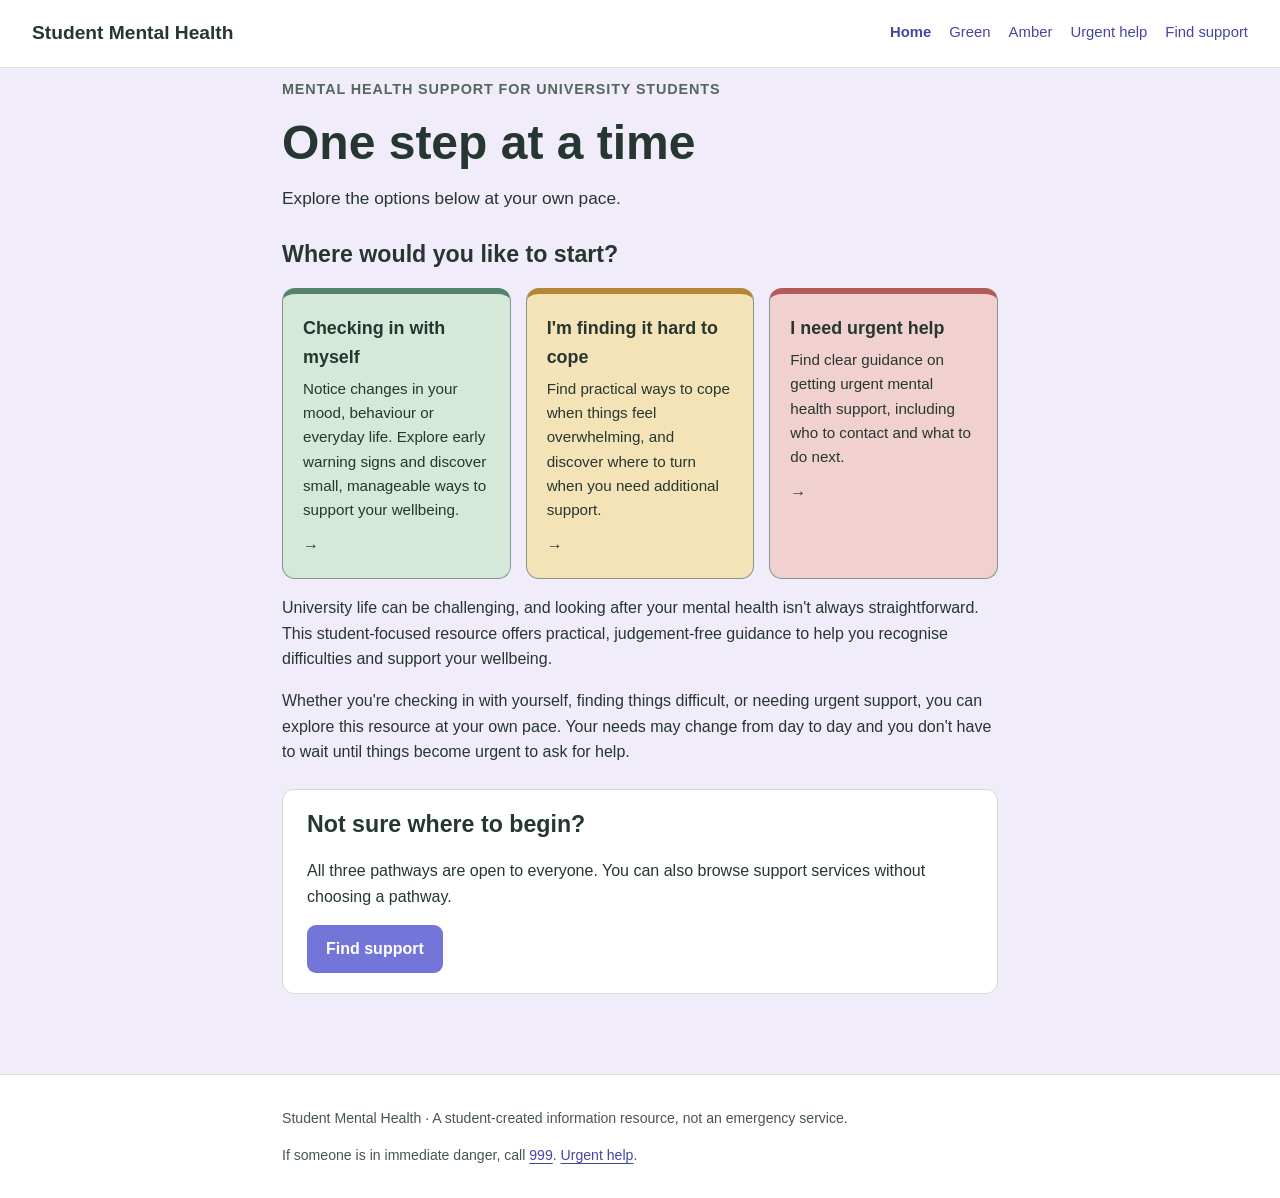
<file: index.html>
<!doctype html>
<html lang="en-GB">

<head>
    <meta charset="utf-8">
    <meta name="viewport" content="width=device-width,initial-scale=1">
    <meta name="description" content="Mental health support for university students">
    <title>Student Mental Health</title>
    <link rel="stylesheet" href="style.css">
</head>

<body><a class="skip" href="#main">Skip to content</a>
    <header>
        <div class="wrap head"><a class="brand" href="index.html">Student Mental Health</a>
            <nav aria-label="Main navigation"><a href="index.html" aria-current="page">Home</a><a
                    href="green.html">Green</a><a href="amber.html">Amber</a><a href="red.html">Urgent help</a><a
                    href="support.html">Find support</a></nav>
        </div>
    </header>
    <main id="main" class="wrap homepage">
        <section class="hero">
            <p class="eyebrow">Mental health support for university students</p>
            <h1>One step at a time</h1>  

<p> Explore the options below at your own pace.
    </p>

        </section>
        <section aria-labelledby="choose">
            <h2 id="choose">Where would you like to start?</h2>
            <div class="pathways"><a class="path green" href="green.html"><span><strong>Checking in with myself</strong>
<small>
    Notice changes in your mood, behaviour or
    everyday life. Explore early warning signs
    and discover small, manageable ways to
    support your wellbeing.
</small>
</span><span
                        aria-hidden="true">→</span></a><a class="path amber" href="amber.html"><span><strong>I'm finding it hard to cope</strong>
<small>
    Find practical ways to cope when things feel
    overwhelming, and discover where to turn
    when you need additional support.
</small>
</span><span
                        aria-hidden="true">→</span></a><a class="path red" href="red.html"><span><strong>I need urgent help</strong>
<small>
    Find clear guidance on getting urgent mental
    health support, including who to contact
    and what to do next.
</small>
</span><span aria-hidden="true">→</span></a></div>
        </section>


<p>
    University life can be challenging, and looking after
    your mental health isn't always straightforward.
    This student-focused resource offers practical,
    judgement-free guidance to help you recognise
    difficulties and support your wellbeing.
</p>

<p>
    Whether you're checking in with yourself, finding
    things difficult, or needing urgent support, you
    can explore this resource at your own pace.
    Your needs may change from day to day and you
    don't have to wait until things become urgent
    to ask for help.
</p>


        <section class="panel">
            <h2>Not sure where to begin?</h2>
            <p>All three pathways are open to everyone. You can also browse support services without choosing a pathway.
            </p><a class="button" href="support.html">Find support</a>
        </section>
    </main>
    <footer>
        <div class="wrap">
            <p>Student Mental Health · A student-created information resource, not an emergency service.</p>
            <p>If someone is in immediate danger, call <a href="tel:999">999</a>. <a href="red.html">Urgent help</a>.
            </p>
        </div>
    </footer>
</body>

</html>
</file>
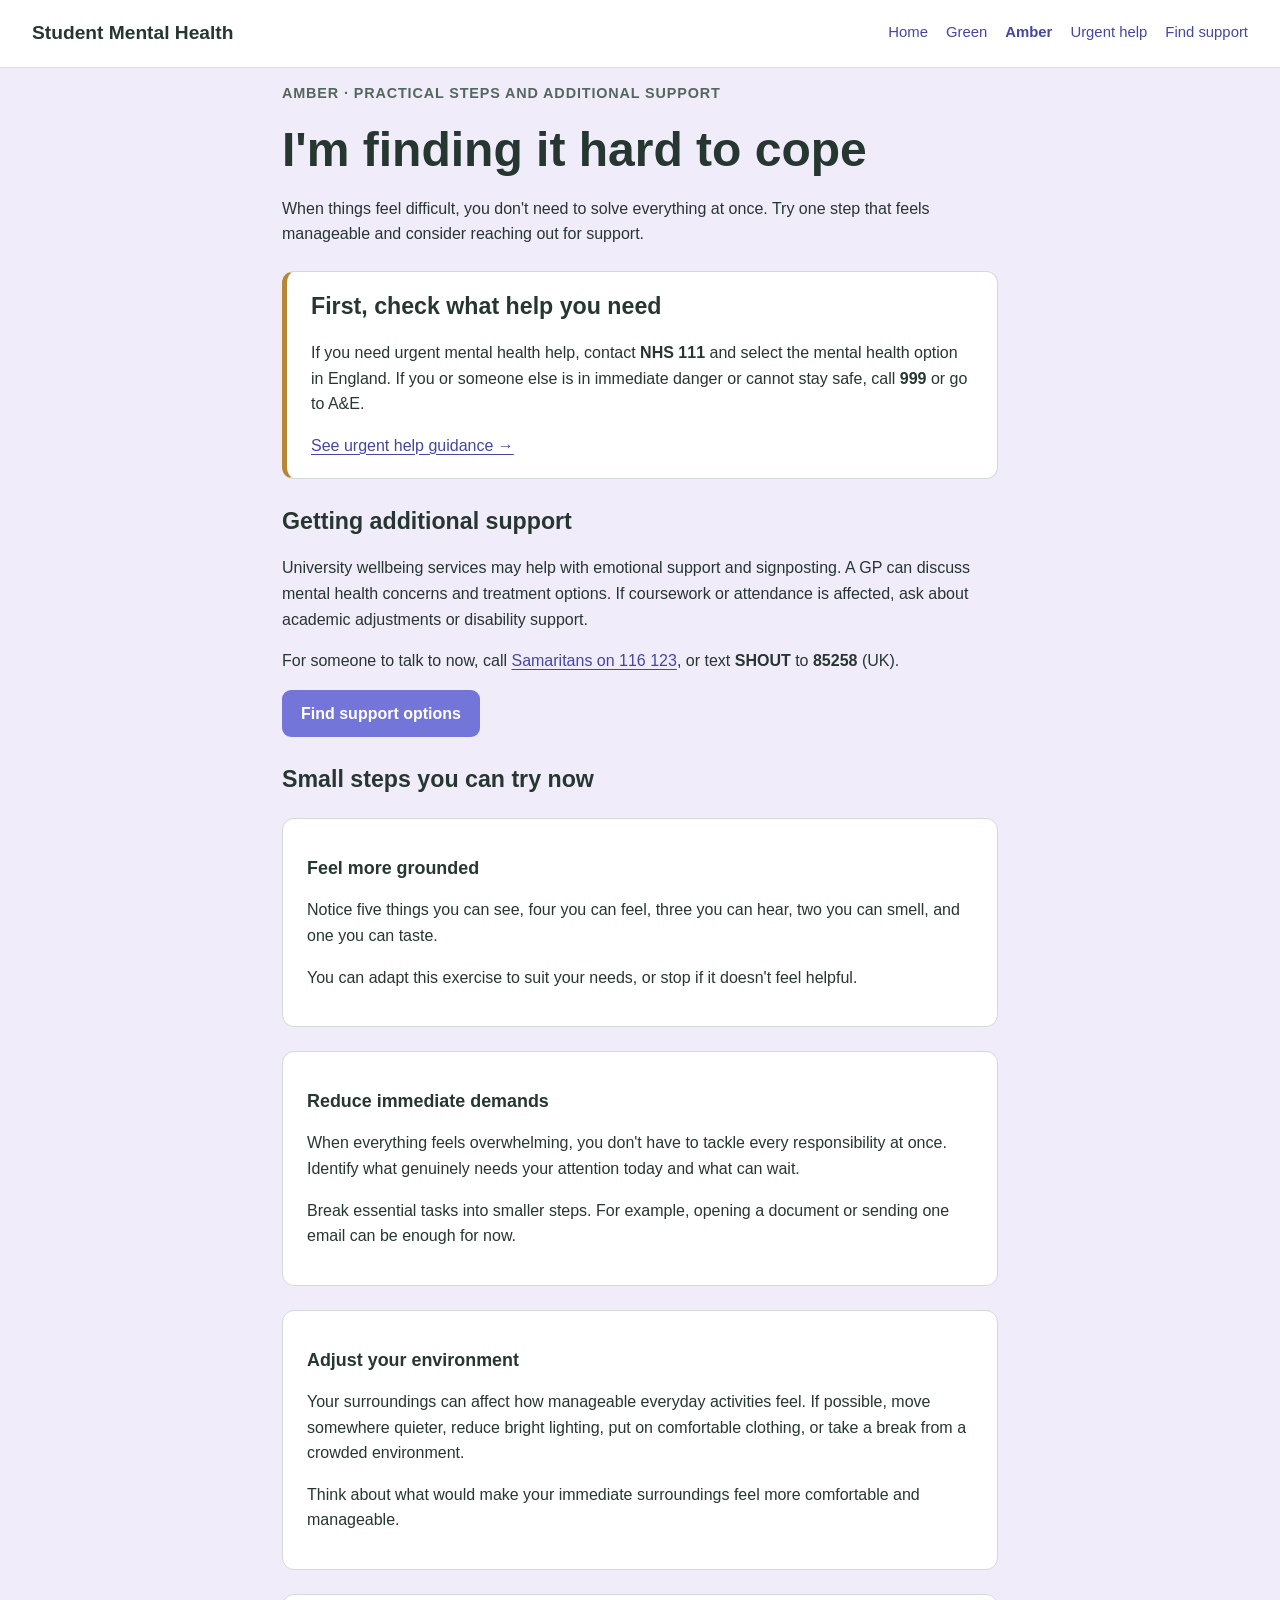
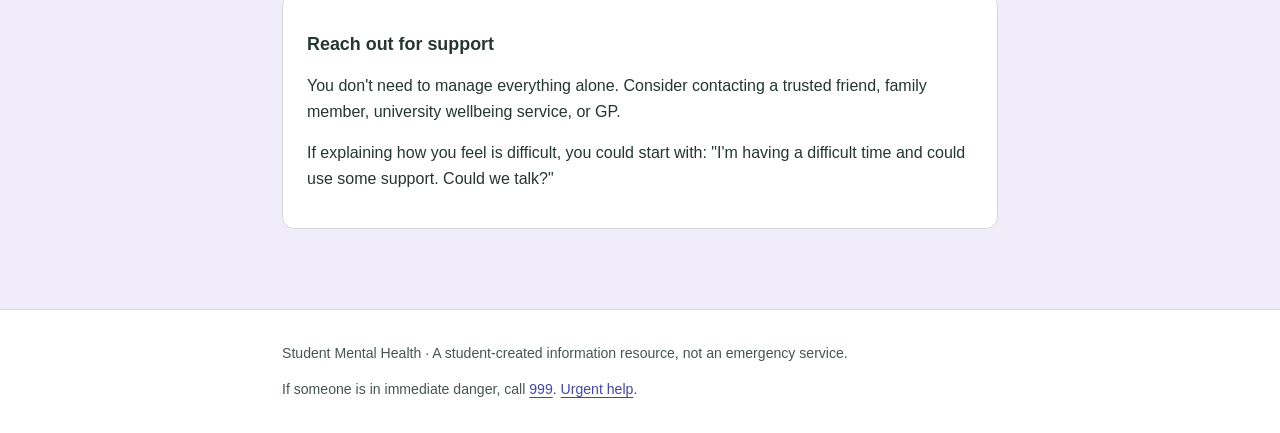
<file: amber.html>
<!doctype html>
<html lang="en-GB">

<head>
    <meta charset="utf-8">
    <meta name="viewport" content="width=device-width,initial-scale=1">
    <title>I'm finding it hard to cope | Student Mental Health</title>
    <link rel="stylesheet" href="style.css">
</head>

<body><a class="skip" href="#main">Skip to content</a>
    <header>
        <div class="wrap head"><a class="brand" href="index.html">Student Mental Health</a>
            <nav aria-label="Main navigation"><a href="index.html">Home</a><a href="green.html">Green</a><a
                    href="amber.html" aria-current="page">Amber</a><a href="red.html">Urgent help</a><a
                    href="support.html">Find support</a></nav>
        </div>
    </header>
    <main class="wrap" id="main">
        <p class="eyebrow">Amber · Practical steps and additional support</p>
        <h1>I'm finding it hard to cope</h1>
        <p>When things feel difficult, you don't need to solve everything at once. Try one step that feels manageable
            and consider reaching out for support.</p>
        <section class="panel notice">
            <h2>First, check what help you need</h2>
            <p>If you need urgent mental health help, contact <strong>NHS 111</strong> and select the mental health
                option in England. If you or someone else is in immediate danger or cannot stay safe, call
                <strong>999</strong> or go to A&amp;E.</p><a href="red.html">See urgent help guidance →</a>
        </section>
<section>
            <h2>Getting additional support</h2>
            <p>University wellbeing services may help with emotional support and signposting. A GP can discuss mental
                health concerns and treatment options. If coursework or attendance is affected, ask about academic
                adjustments or disability support.</p>
            <p>For someone to talk to now, call <a href="tel:116123">Samaritans on 116 123</a>, or text
                <strong>SHOUT</strong> to <strong>85258</strong> (UK).</p><a class="button" href="support.html">Find
                support options</a>
        </section>

        <section>
            <h2>Small steps you can try now</h2>
            
<div class="info">
    <h3>Feel more grounded</h3>
    <p>
        Notice five things
        you can see, four you can feel, three you can hear,
        two you can smell, and one you can taste.
    </p>
    <p>
        You can adapt this exercise to suit your needs,
        or stop if it doesn't feel helpful.
    </p>
</div>

<div class="info">
    <h3>Reduce immediate demands</h3>
    <p>
        When everything feels overwhelming, you don't
        have to tackle every responsibility at once.
        Identify what genuinely needs your attention
        today and what can wait.
    </p>
    <p>
        Break essential tasks into smaller steps.
        For example, opening a document or sending
        one email can be enough for now.
    </p>
</div>

<div class="info">
    <h3>Adjust your environment</h3>
    <p>
        Your surroundings can affect how manageable
        everyday activities feel. If possible, move
        somewhere quieter, reduce bright lighting,
        put on comfortable clothing, or take a break
        from a crowded environment.
    </p>
    <p>
        Think about what would make your immediate
        surroundings feel more comfortable and
        manageable.
    </p>
</div>

<div class="info">
    <h3>Reach out for support</h3>
    <p>
        You don't need to manage everything alone.
        Consider contacting a trusted friend,
        family member, university wellbeing service,
        or GP.
    </p>
    <p>
        If explaining how you feel is difficult,
        you could start with:
        "I'm having a difficult time and could
        use some support. Could we talk?"
    </p>
</div>


</div>

        </section>
        
    </main>
    <footer>
        <div class="wrap">
            <p>Student Mental Health · A student-created information resource, not an emergency service.</p>
            <p>If someone is in immediate danger, call <a href="tel:999">999</a>. <a href="red.html">Urgent help</a>.
            </p>
        </div>
    </footer>
</body>

</html>
</file>
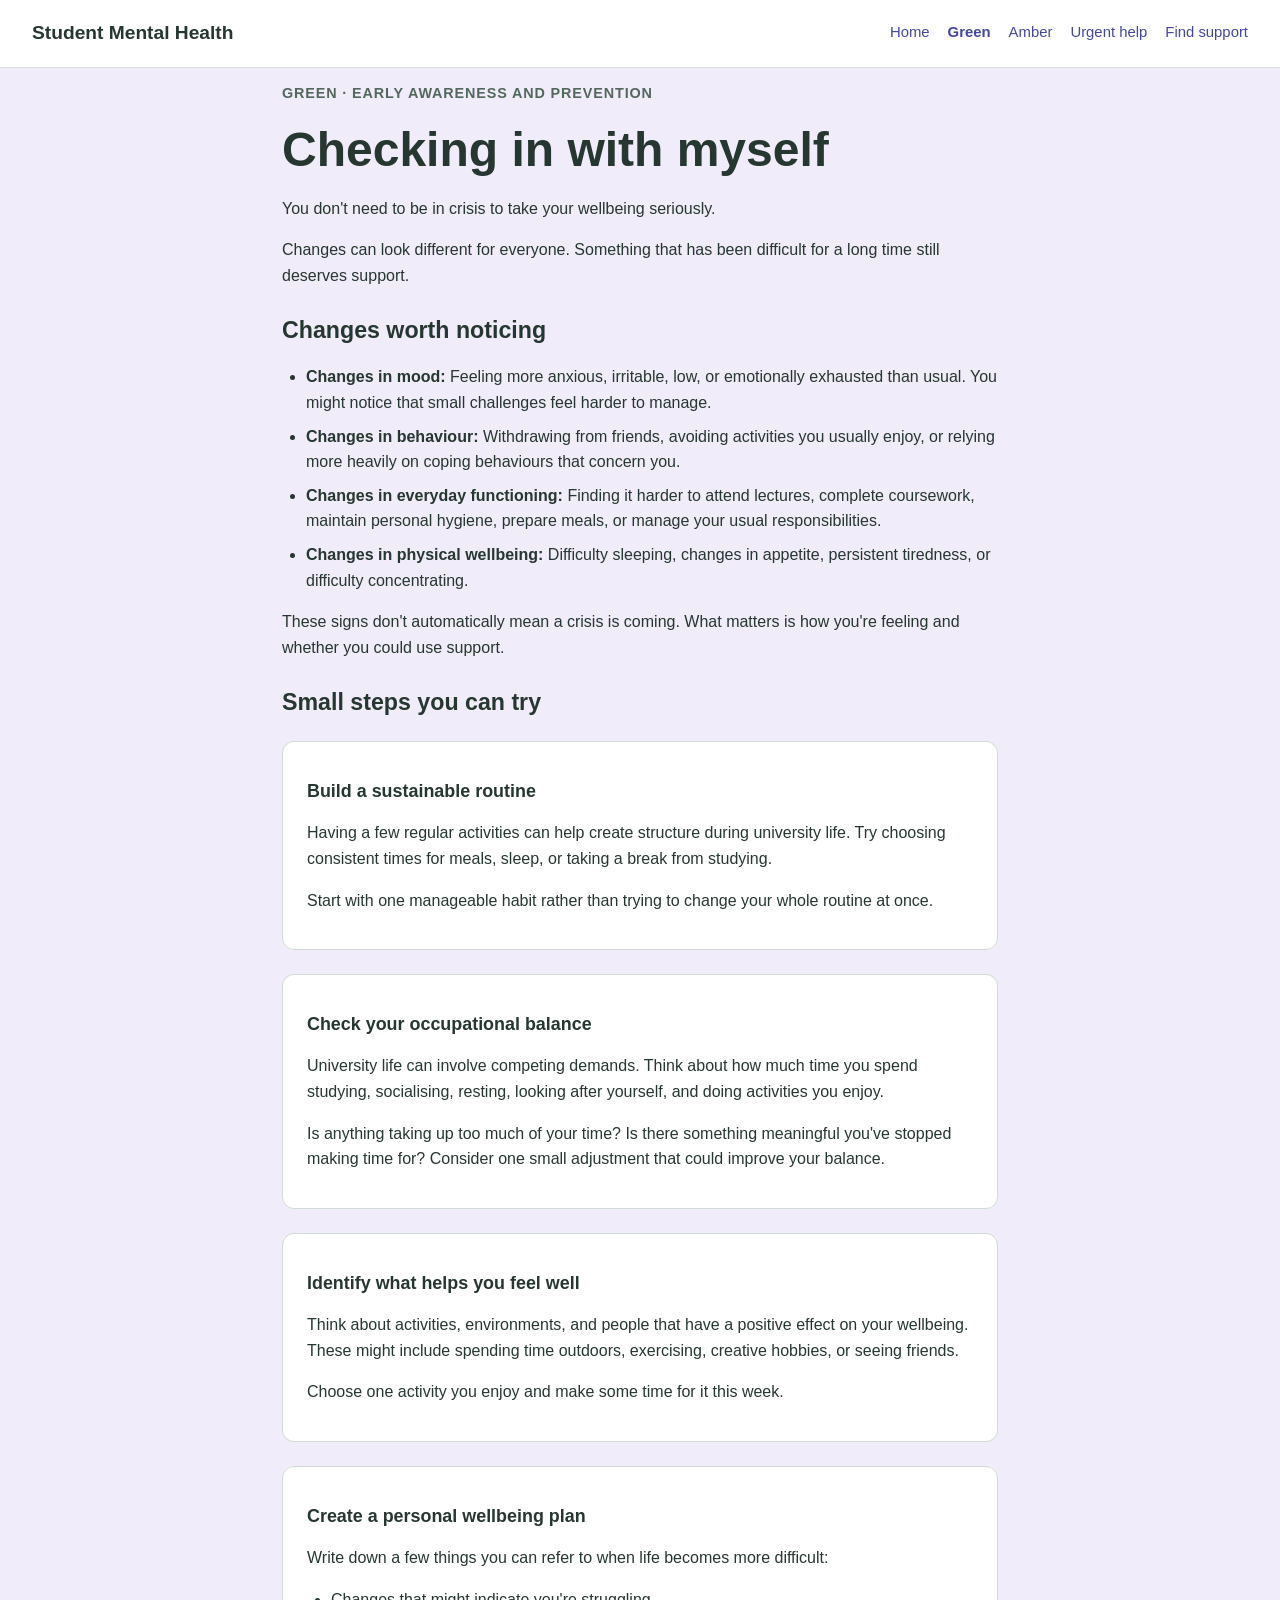
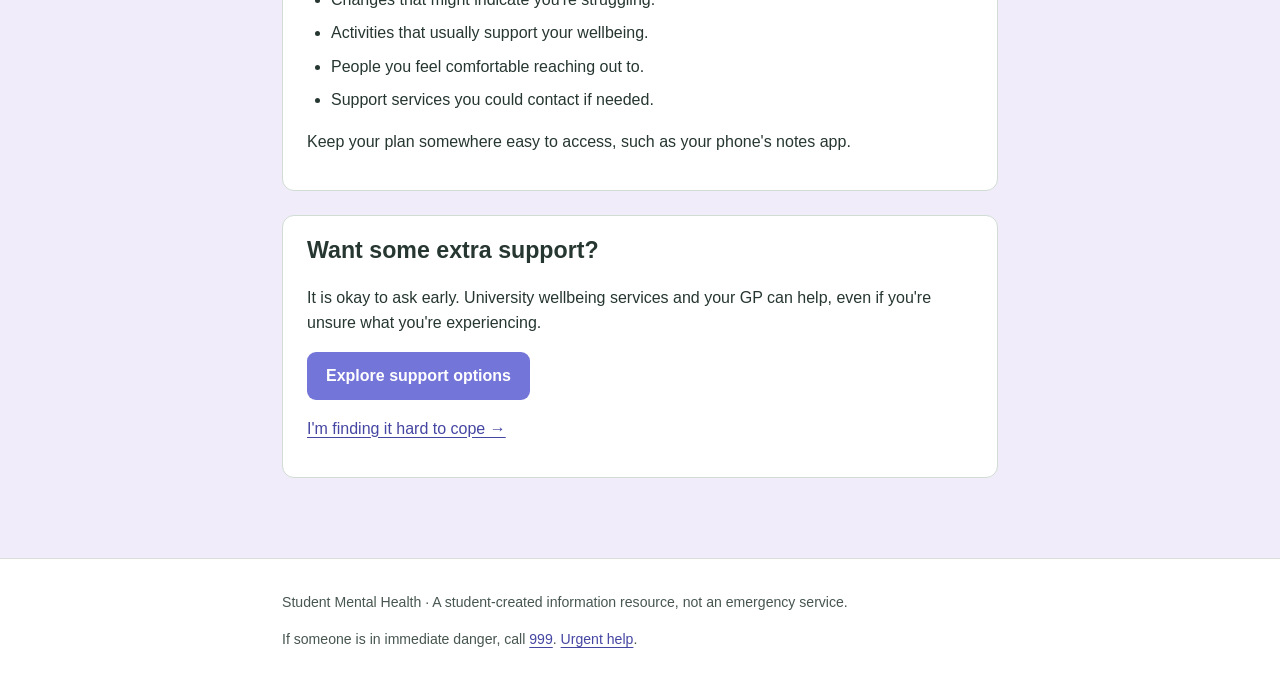
<file: green.html>
<!doctype html>
<html lang="en-GB">

<head>
    <meta charset="utf-8">
    <meta name="viewport" content="width=device-width,initial-scale=1">
    <title>Checking in with myself | Student Mental Health</title>
    <link rel="stylesheet" href="style.css">
</head>

<body><a class="skip" href="#main">Skip to content</a>
    <header>
        <div class="wrap head"><a class="brand" href="index.html">Student Mental Health</a>
            <nav aria-label="Main navigation"><a href="index.html">Home</a><a href="green.html"
                    aria-current="page">Green</a><a href="amber.html">Amber</a><a href="red.html">Urgent help</a><a
                    href="support.html">Find support</a></nav>
        </div>
    </header>
    <main class="wrap" id="main">
        <p class="eyebrow">Green · Early awareness and prevention</p>
        <h1>Checking in with myself</h1>
        <p>You don't need to be in crisis to take your wellbeing seriously. </p>
        <p>Changes can look different for everyone. Something that has been difficult for a long time still deserves support.</p>
        <section>
            <h2>Changes worth noticing</h2>
            
<ul>
    <li>
        <strong>Changes in mood:</strong>
        Feeling more anxious, irritable, low, or emotionally
        exhausted than usual. You might notice that small
        challenges feel harder to manage.
    </li>

    <li>
        <strong>Changes in behaviour:</strong>
        Withdrawing from friends, avoiding activities you
        usually enjoy, or relying more heavily on coping
        behaviours that concern you.
    </li>

    <li>
        <strong>Changes in everyday functioning:</strong>
        Finding it harder to attend lectures, complete
        coursework, maintain personal hygiene, prepare
        meals, or manage your usual responsibilities.
    </li>

    <li>
        <strong>Changes in physical wellbeing:</strong>
        Difficulty sleeping, changes in appetite,
        persistent tiredness, or difficulty concentrating.
    </li>
</ul>

            <p>These signs don't automatically mean a crisis is coming. What matters is how you're feeling and whether
                you could use support.</p>
        </section>
        <section>
            <h2>Small steps you can try</h2>
           
<div class="info">
    <h3>Build a sustainable routine</h3>
    <p>
        Having a few regular activities can help create
        structure during university life. Try choosing
        consistent times for meals, sleep, or taking a break
        from studying.
    </p>
    <p>
        Start with one manageable habit rather than trying
        to change your whole routine at once.
    </p>
</div>

<div class="info">
    <h3>Check your occupational balance</h3>
    <p>
        University life can involve competing demands.
        Think about how much time you spend studying,
        socialising, resting, looking after yourself, and
        doing activities you enjoy.
    </p>
    <p>
        Is anything taking up too much of your time?
        Is there something meaningful you've stopped
        making time for? Consider one small adjustment
        that could improve your balance.
    </p>
</div>

<div class="info">
    <h3>Identify what helps you feel well</h3>
    <p>
        Think about activities, environments, and people
        that have a positive effect on your wellbeing.
        These might include spending time outdoors,
        exercising, creative hobbies, or seeing friends.
    </p>
    <p>
        Choose one activity you enjoy and make some
        time for it this week.
    </p>
</div>

<div class="info">
    <h3>Create a personal wellbeing plan</h3>
    <p>
        Write down a few things you can refer to when
        life becomes more difficult:
    </p>
    <ul>
        <li>Changes that might indicate you're struggling.</li>
        <li>Activities that usually support your wellbeing.</li>
        <li>People you feel comfortable reaching out to.</li>
        <li>Support services you could contact if needed.</li>
    </ul>
    <p>
        Keep your plan somewhere easy to access,
        such as your phone's notes app.
    </p>
</div>

</div>

        </section>
        <section class="panel">
            <h2>Want some extra support?</h2>
            <p>It is okay to ask early. University wellbeing services and your GP can help, even if you're unsure what
                you're experiencing.</p><a class="button" href="support.html">Explore support options</a>
            <p><a href="amber.html">I'm finding it hard to cope →</a></p>
        </section>
    </main>
    <footer>
        <div class="wrap">
            <p>Student Mental Health · A student-created information resource, not an emergency service.</p>
            <p>If someone is in immediate danger, call <a href="tel:999">999</a>. <a href="red.html">Urgent help</a>.
            </p>
        </div>
    </footer>
</body>

</html>
</file>
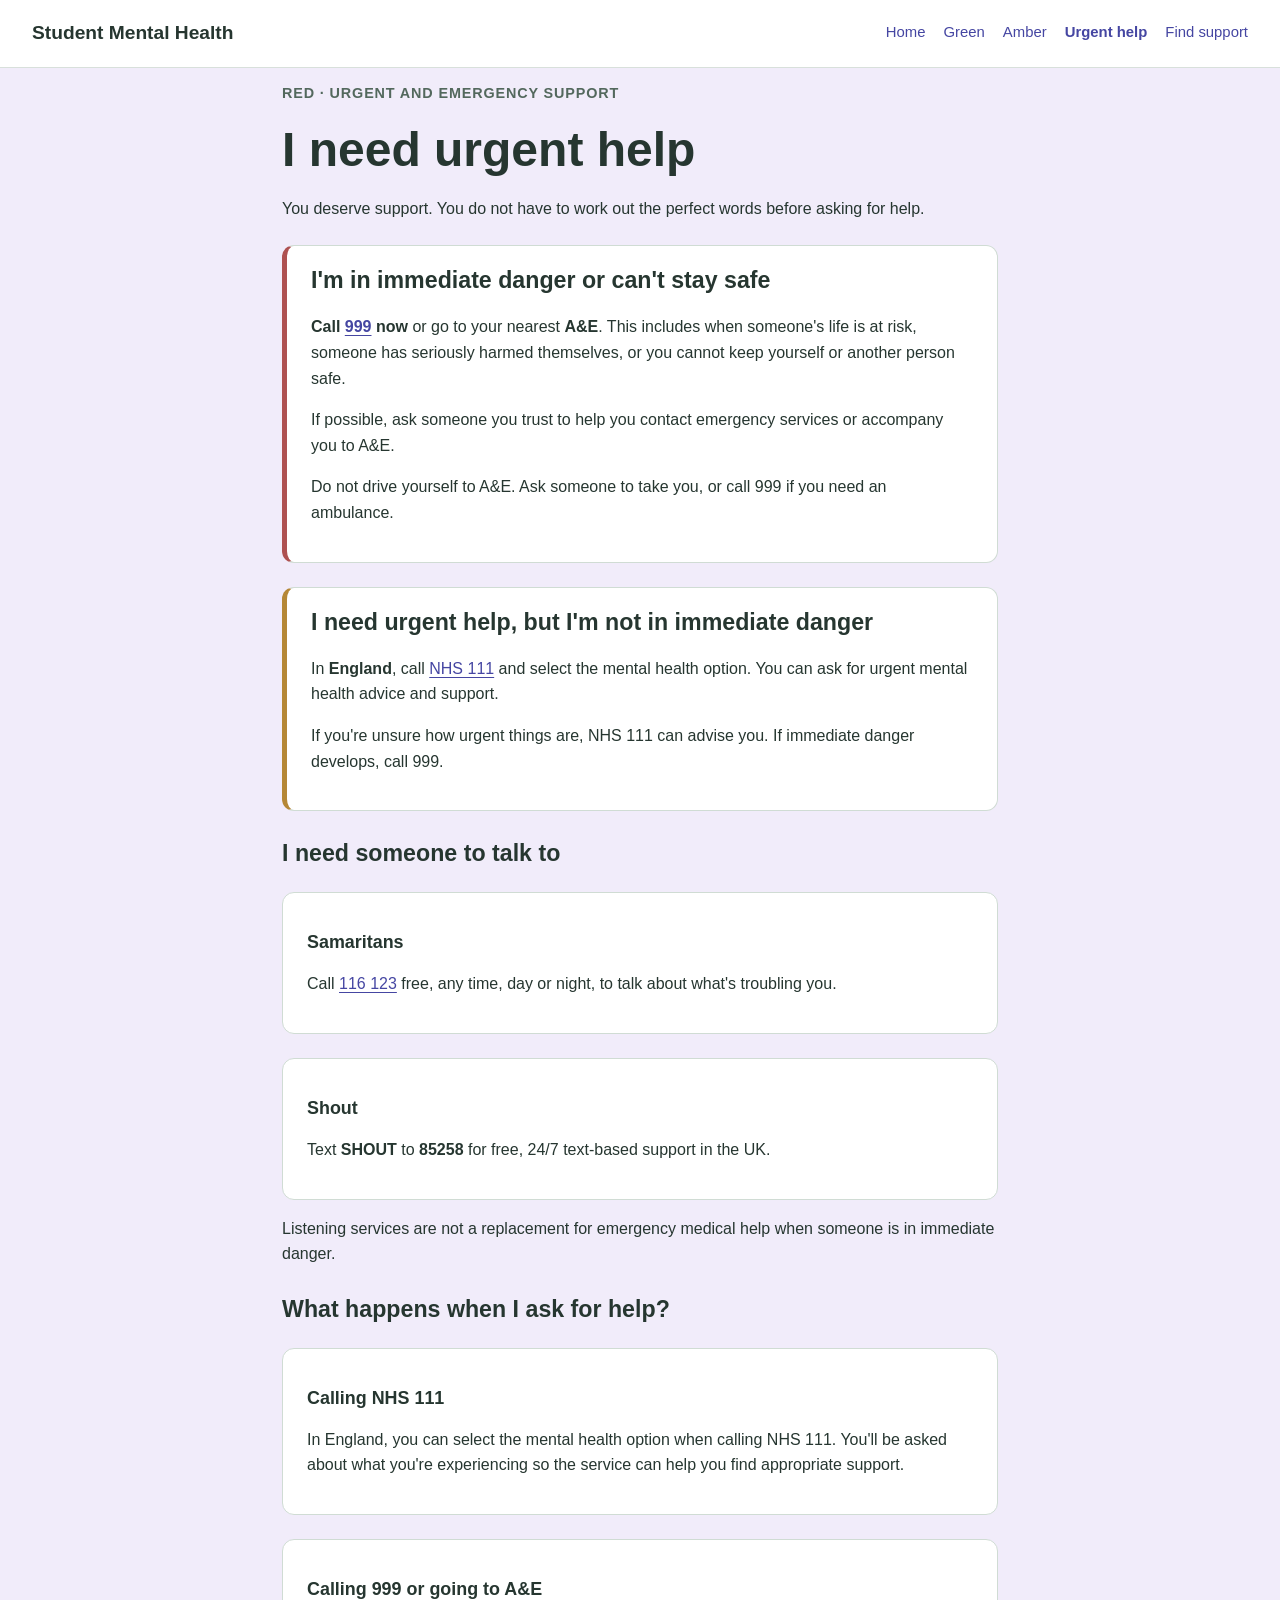
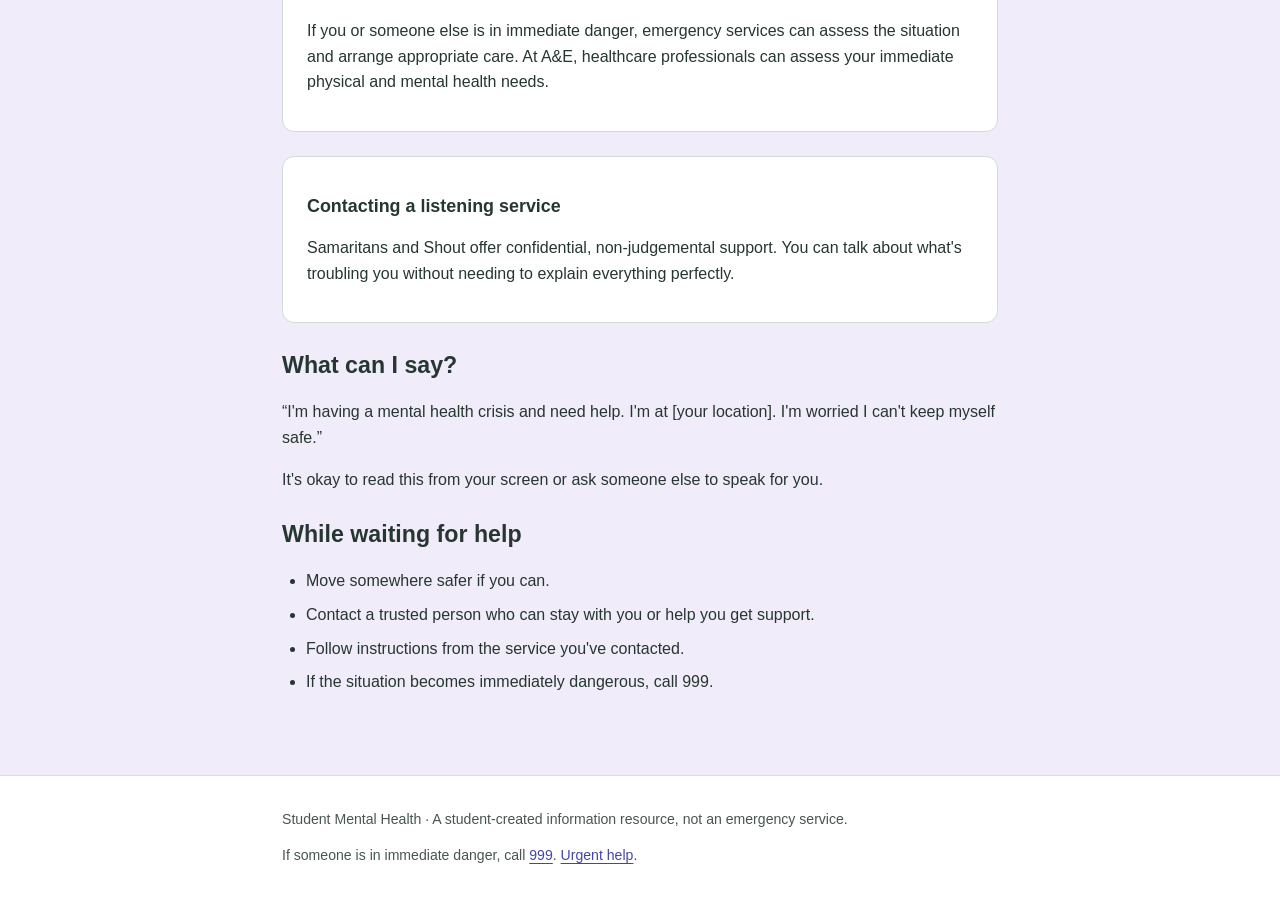
<file: red.html>
<!doctype html>
<html lang="en-GB">

<head>
    <meta charset="utf-8">
    <meta name="viewport" content="width=device-width,initial-scale=1">
    <title>I need urgent help | Student Mental Health</title>
    <link rel="stylesheet" href="style.css">
</head>

<body><a class="skip" href="#main">Skip to content</a>
    <header>
        <div class="wrap head"><a class="brand" href="index.html">Student Mental Health</a>
            <nav aria-label="Main navigation"><a href="index.html">Home</a><a href="green.html">Green</a><a
                    href="amber.html">Amber</a><a href="red.html" aria-current="page">Urgent help</a><a
                    href="support.html">Find support</a></nav>
        </div>
    </header>
    <main class="wrap" id="main">
        <p class="eyebrow">Red · Urgent and emergency support</p>
        <h1>I need urgent help</h1>
        <p>You deserve support. You do not have to work out the perfect words before asking for help.</p>
        <section class="panel alert">
            <h2>I'm in immediate danger or can't stay safe</h2>
            <p><strong>Call <a href="tel:999">999</a> now</strong> or go to your nearest <strong>A&amp;E</strong>. This
                includes when someone's life is at risk, someone has seriously harmed themselves, or you cannot keep
                yourself or another person safe.</p>
            
<p>
    If possible, ask someone you trust to help
    you contact emergency services or accompany
    you to A&amp;E.
</p>

<p>
    Do not drive yourself to A&amp;E.
    Ask someone to take you, or call 999
    if you need an ambulance.
</p>

        </section>
        <section class="panel notice">
            <h2>I need urgent help, but I'm not in immediate danger</h2>
            <p>In <strong>England</strong>, call <a href="tel:111">NHS 111</a> and select the mental health option. You
                can ask for urgent mental health advice and support.</p>
            <p>If you're unsure how urgent things are, NHS 111 can advise you. If immediate danger develops, call 999.
            </p>
        </section>
        <section>
            <h2>I need someone to talk to</h2>
            <div class="info">
                <h3>Samaritans</h3>
                <p>Call <a href="tel:116123">116 123</a> free, any time, day or night, to talk about what's troubling
                    you.</p>
            </div>
            <div class="info">
                <h3>Shout</h3>
                <p>Text <strong>SHOUT</strong> to <strong>85258</strong> for free, 24/7 text-based support in the UK.
                </p>
            </div>
            <p>Listening services are not a replacement for emergency medical help when someone is in immediate danger.
            </p>
        </section>
        
<section>

    <h2>What happens when I ask for help?</h2>

    <div class="info">

        <h3>Calling NHS 111</h3>

        <p>
            In England, you can select the mental health
            option when calling NHS 111. You'll be asked
            about what you're experiencing so the service
            can help you find appropriate support.
        </p>

    </div>

    <div class="info">

        <h3>Calling 999 or going to A&amp;E</h3>

        <p>
            If you or someone else is in immediate danger,
            emergency services can assess the situation
            and arrange appropriate care. At A&amp;E,
            healthcare professionals can assess your
            immediate physical and mental health needs.
        </p>

    </div>

    <div class="info">

        <h3>Contacting a listening service</h3>

        <p>
            Samaritans and Shout offer confidential,
            non-judgemental support. You can talk about
            what's troubling you without needing to
            explain everything perfectly.
        </p>

    </div>

</section>

        <section>
            <h2>What can I say?</h2>
            <p>“I'm having a mental health crisis and need help. I'm at [your location]. I'm worried I can't keep myself
                safe.”</p>
            <p>It's okay to read this from your screen or ask someone else to speak for you.</p>
        </section>
        <section>
            <h2>While waiting for help</h2>
            <ul>
                <li>Move somewhere safer if you can.</li>
                <li>Contact a trusted person who can stay with you or help you get support.</li>
                <li>Follow instructions from the service you've contacted.</li>
                <li>If the situation becomes immediately dangerous, call 999.</li>
            </ul>
        </section>
    </main>
     <footer>
        <div class="wrap">
            <p>Student Mental Health · A student-created information resource, not an emergency service.</p>
            <p>If someone is in immediate danger, call <a href="tel:999">999</a>. <a href="red.html">Urgent help</a>.
            </p>
        </div>
    </footer>
</body>

</html>
</file>
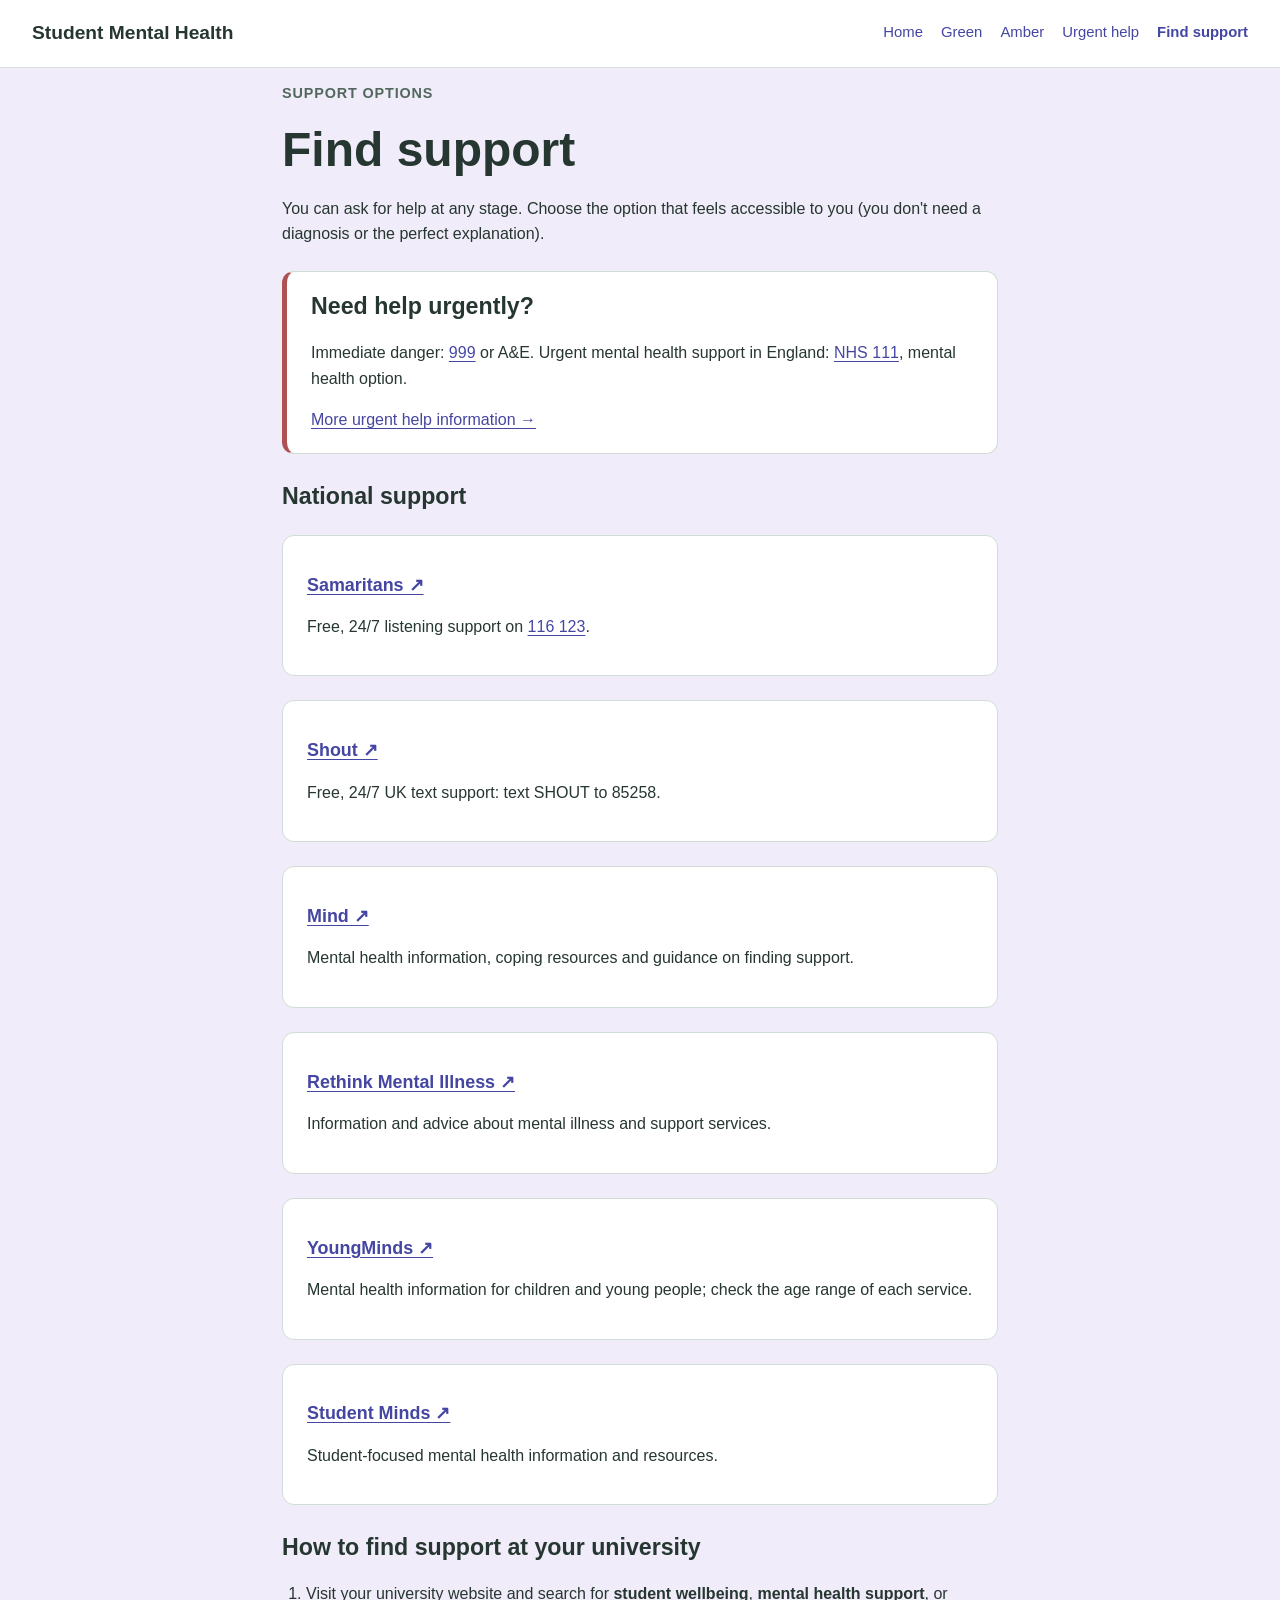
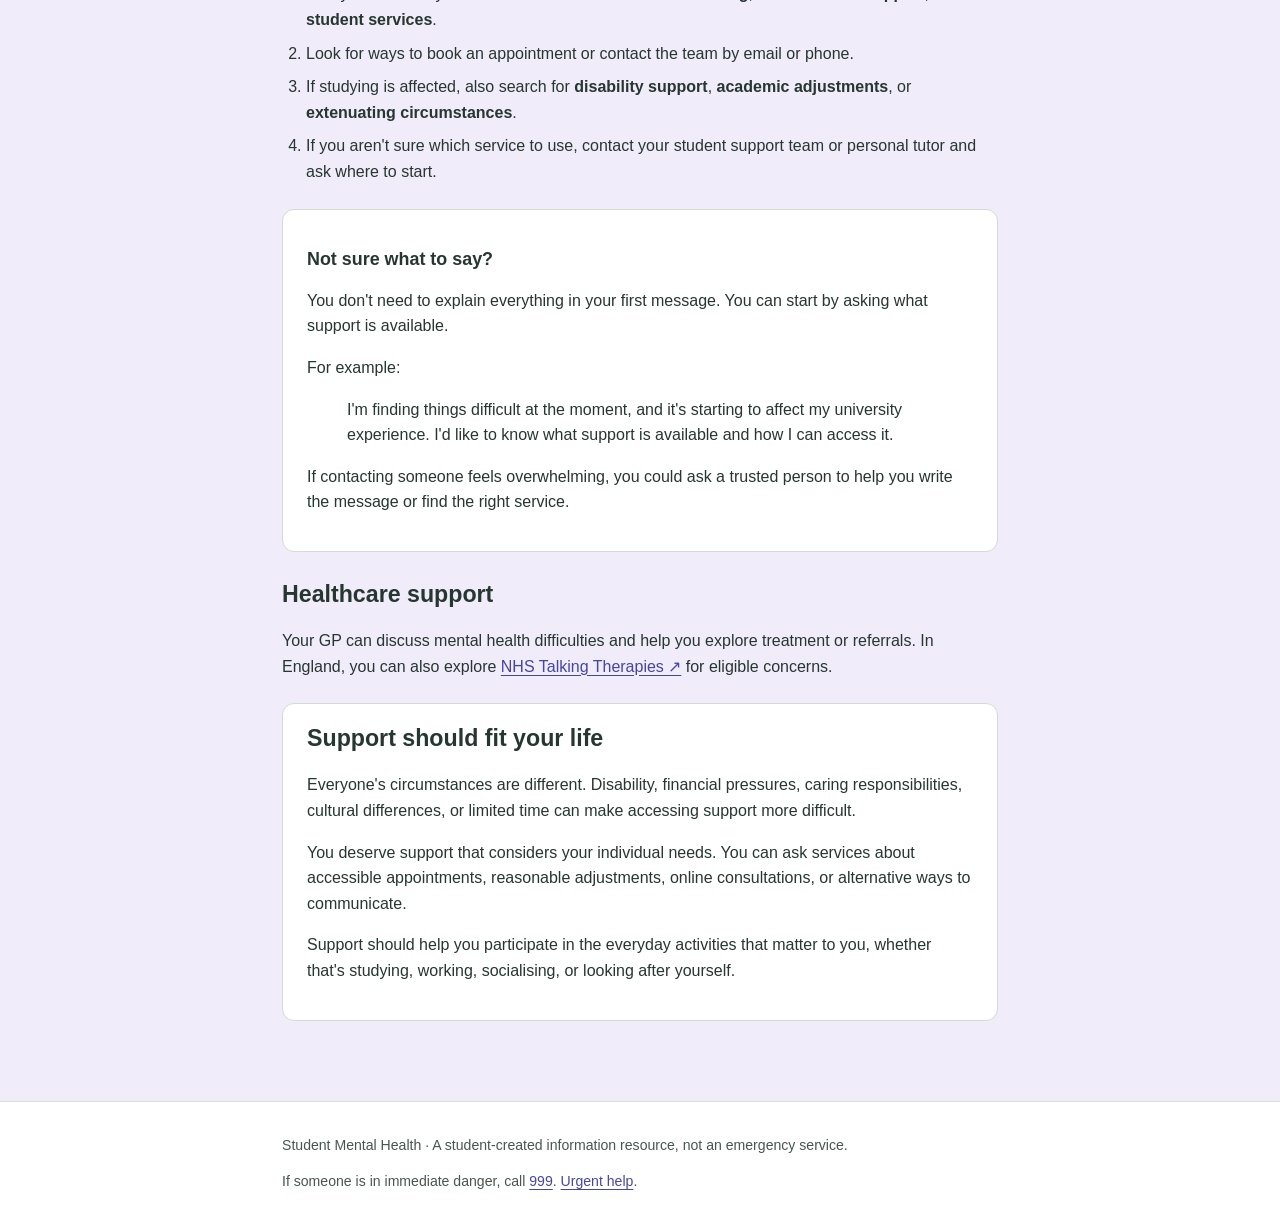
<file: support.html>
<!doctype html>
<html lang="en-GB">

<head>
    <meta charset="utf-8">
    <meta name="viewport" content="width=device-width,initial-scale=1">
    <title>Find support | Student Mental Health</title>
    <link rel="stylesheet" href="style.css">
</head>

<body><a class="skip" href="#main">Skip to content</a>
    <header>
        <div class="wrap head"><a class="brand" href="index.html">Student Mental Health</a>
            <nav aria-label="Main navigation"><a href="index.html">Home</a><a href="green.html">Green</a><a
                    href="amber.html">Amber</a><a href="red.html">Urgent help</a><a href="support.html"
                    aria-current="page">Find support</a></nav>
        </div>
    </header>
    <main class="wrap" id="main">
        <p class="eyebrow">Support options</p>
        <h1>Find support</h1>
        <p>You can ask for help at any stage. Choose the option that feels accessible to you (you don't need a diagnosis
            or the perfect explanation).</p>
        <section class="panel alert">
            <h2>Need help urgently?</h2>
            <p>Immediate danger: <a href="tel:999">999</a> or A&amp;E. Urgent mental health support in England: <a
                    href="tel:111">NHS 111</a>, mental health option.</p><a href="red.html">More urgent help information
                →</a>
        </section>
        <section>
            <h2>National support</h2>
            <div class="info">
                <h3><a href="https://www.samaritans.org/" target="_blank" rel="noopener noreferrer">Samaritans ↗</a>
                </h3>
                <p>Free, 24/7 listening support on <a href="tel:116123">116 123</a>.</p>
            </div>
            <div class="info">
                <h3><a href="https://giveusashout.org/" target="_blank" rel="noopener noreferrer">Shout ↗</a></h3>
                <p>Free, 24/7 UK text support: text SHOUT to 85258.</p>
            </div>
            <div class="info">
                <h3><a href="https://www.mind.org.uk/" target="_blank" rel="noopener noreferrer">Mind ↗</a></h3>
                <p>Mental health information, coping resources and guidance on finding support.</p>
            </div>
            <div class="info">
                <h3><a href="https://www.rethink.org/" target="_blank" rel="noopener noreferrer">Rethink Mental Illness
                        ↗</a></h3>
                <p>Information and advice about mental illness and support services.</p>
            </div>
            <div class="info">
                <h3><a href="https://www.youngminds.org.uk/" target="_blank" rel="noopener noreferrer">YoungMinds ↗</a>
                </h3>
                <p>Mental health information for children and young people; check the age range of each service.</p>
            </div>
            <div class="info">
                <h3><a href="https://www.studentminds.org.uk/" target="_blank" rel="noopener noreferrer">Student Minds
                        ↗</a></h3>
                <p>Student-focused mental health information and resources.</p>
            </div>
        </section>
        <section>
            <h2>How to find support at your university</h2>
            <ol>
                <li>Visit your university website and search for <strong>student wellbeing</strong>, <strong>mental
                        health support</strong>, or <strong>student services</strong>.</li>
                <li>Look for ways to book an appointment or contact the team by email or phone.</li>
                <li>If studying is affected, also search for <strong>disability support</strong>, <strong>academic
                        adjustments</strong>, or <strong>extenuating circumstances</strong>.</li>
                <li>If you aren't sure which service to use, contact your student support team or personal tutor and ask
                    where to start.</li>
            </ol>
            
<div class="info">

    <h3>Not sure what to say?</h3>

    <p>
        You don't need to explain everything in your
        first message. You can start by asking what
        support is available.
    </p>

    <p>
        For example:
    </p>

    <blockquote>
        <p>
            I'm finding things difficult at the moment,
            and it's starting to affect my university
            experience. I'd like to know what support
            is available and how I can access it.
        </p>
    </blockquote>

    <p>
        If contacting someone feels overwhelming,
        you could ask a trusted person to help you
        write the message or find the right service.
    </p>

</div>

        </section>
        <section>
            <h2>Healthcare support</h2>
            <p>Your GP can discuss mental health difficulties and help you explore treatment or referrals. In England,
                you can also explore <a
                    href="https://www.nhs.uk/service-search/mental-health/find-an-nhs-talking-therapies-service/"
                    target="_blank" rel="noopener noreferrer">NHS Talking Therapies ↗</a> for eligible concerns.</p>
        </section>
        
<section class="panel">
    <h2>Support should fit your life</h2>

    <p>
        Everyone's circumstances are different.
        Disability, financial pressures, caring
        responsibilities, cultural differences, or
        limited time can make accessing support
        more difficult.
    </p>

    <p>
        You deserve support that considers your
        individual needs. You can ask services
        about accessible appointments, reasonable
        adjustments, online consultations, or
        alternative ways to communicate.
    </p>

    <p>
        Support should help you participate in
        the everyday activities that matter to
        you, whether that's studying, working,
        socialising, or looking after yourself.
    </p>
</section>

    </main>
     <footer>
        <div class="wrap">
            <p>Student Mental Health · A student-created information resource, not an emergency service.</p>
            <p>If someone is in immediate danger, call <a href="tel:999">999</a>. <a href="red.html">Urgent help</a>.
            </p>
        </div>
    </footer>
</body>

</html>
</file>
<file: style.css>
:root {
    font-family: Arial, Helvetica, sans-serif;
    color: #263630;
    background: #F1ECFA;
    line-height: 1.6
}

* {
    box-sizing: border-box
}

body {
    margin: 0
}

a {
    color: #4546A2;
    text-underline-offset: 3px;
}

a:focus-visible,
button:focus-visible {
    outline: 3px solid #205c9c;
    outline-offset: 3px
}

.wrap {
    max-width: 760px;
    margin: auto;
    padding: 0 22px
}

header {
    background: #fff;
    border-bottom: 1px solid #d8e0db
}

.head {
    max-width: none;
    margin: 0;
    padding: 18px 32px;

    display: flex;
    justify-content: space-between;
    align-items: center;
    gap: 24px;
}

.brand {
    font-size: 1.2rem;
    font-weight: 700;
    text-decoration: none;
    color: #263630
}

nav {
    display: flex;
    flex-wrap: wrap;
    justify-content: flex-end;
    gap: 10px 18px;
    margin-top: 0;
    font-size: .93rem;
}

nav a {
    text-decoration: none;
}

nav a:hover {
    text-decoration: underline;
}

nav a[aria-current=page] {
    font-weight: bold;
}

main {
    padding-top: 36px;
    padding-bottom: 65px;
}


h1,
h2,
h3 {
    line-height: 1.25
}

h1 {
    font-size: clamp(2rem, 5vw, 3rem);
    margin: .25em 0
}

h2 {
    font-size: 1.45rem;
    margin-top: 1.8em
}

h3 {
    font-size: 1.12rem
}

.hero p {
    font-size: 1.08rem;
    max-width: 65ch
}

.eyebrow {
    font-size: .9rem !important;
    text-transform: uppercase;
    letter-spacing: .06em;
    color: #53685d;
    font-weight: bold
}

.pathways {
    display: grid;
    grid-template-columns: repeat(3, minmax(0, 1fr));
    gap: 15px;
}

@media (max-width: 700px) {
    .pathways {
        grid-template-columns: 1fr;
    }
}

.path {
    display: flex;
    flex-direction: column;
    align-items: flex-start;
    gap: 10px;

    border: 1px solid #84978b;
    border-top: 6px solid #53836c;
    border-left: 1px solid #84978b;
    border-radius: 13px;

    background: #D5E9DA;
    padding: 20px;
    color: #263630;
    text-decoration: none;
}

.path.amber {
    background: #F5E3B8;
    border-top-color: #b58736;
}

.path.red {
    background: #F1D0D0;
    border-top-color: #b15b5b;
}

.path:hover {
    filter: brightness(0.96);
}

.path strong {
    display: block;
    font-size: 1.12rem
}

.path small {
    display: block;
    font-size: .95rem;
    margin-top: 5px
}

.panel,
.info {
    background: #fff;
    border: 1px solid #d0dcd4;
    border-radius: 12px;
    padding: 20px 24px;
    margin-top: 24px
}

.panel h2,
.info h2 {
    margin-top: 0
}

.button {
    display: inline-block;
    background: #7475D8;
    color: #FFFFFF;
    padding: 11px 19px;
    border-radius: 9px;
    text-decoration: none;
    font-weight: bold;
}

.button:hover {
    background: #5556B8;
}

.alert {
    border-left: 5px solid #ae5151
}

.notice {
    border-left: 5px solid #b58736
}

ul,
ol {
    padding-left: 1.5rem
}

li {
    margin-bottom: .5rem
}

footer {
    border-top: 1px solid #d8e0db;
    background: #fff;
    color: #47564f;
    font-size: .88rem;
    padding: 18px 0
}

.skip {
    position: absolute;
    left: -9999px
}

.skip:focus {
    left: 12px;
    top: 12px;
    z-index: 10;
    background: #fff;
    padding: 10px
}

@media(max-width:520px) {
    .path {
        padding: 18px 12px;
    }

    .wrap {
        padding-left: 17px;
        padding-right: 17px
    }
.head {
    padding-left: 17px;
    padding-right: 17px;
}
.head {
    flex-direction: column;
    align-items: flex-start;
    gap: 12px;
}

nav {
    justify-content: flex-start;
}
}
.hero {
    margin-bottom: 20px;
}

.hero p {
    max-width: 90ch;
    margin: 10px 0;
}


h2 {
    margin-top: 1.2em;
}

main > :last-child {
    margin-bottom: 80px;
}
</file>
